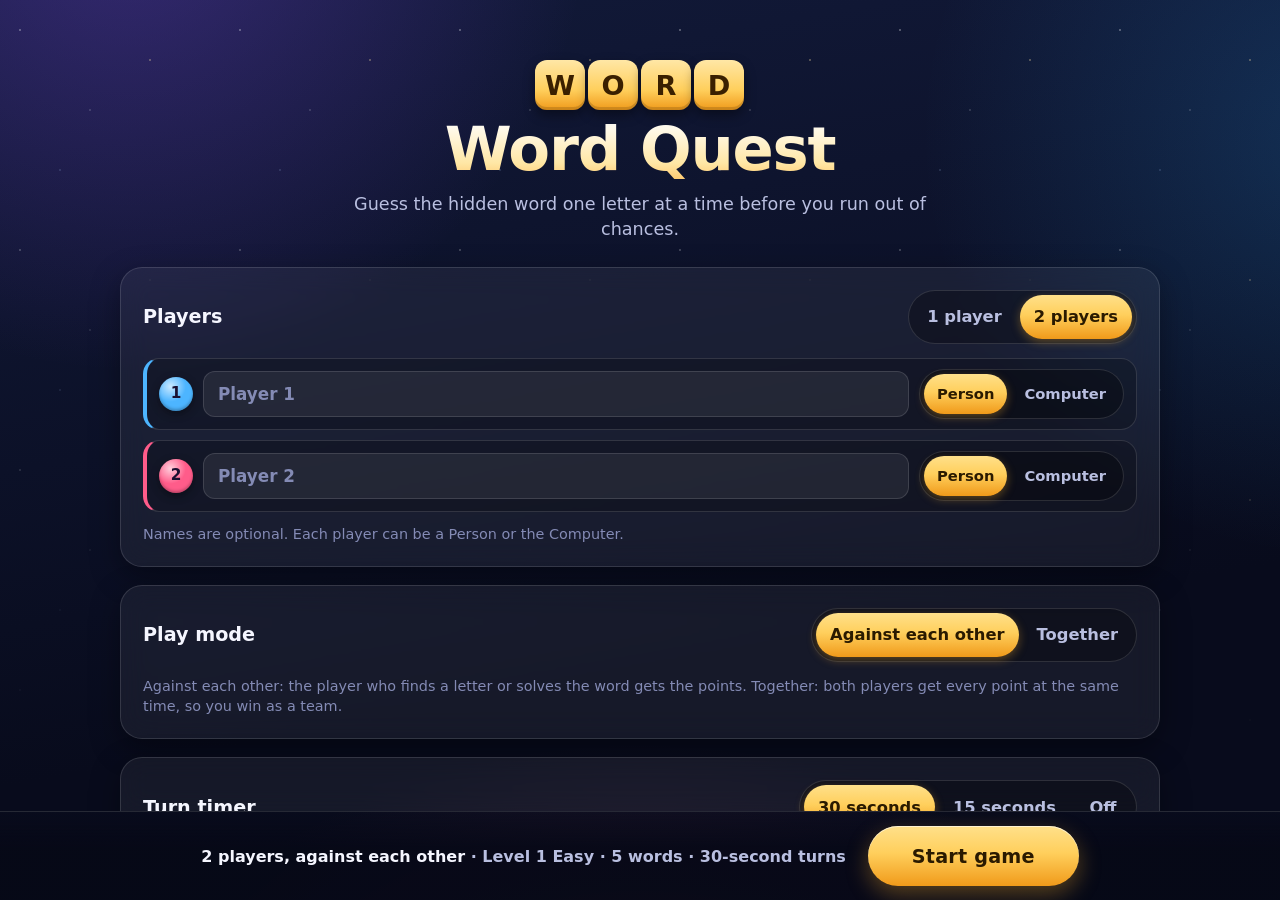
<file: index.html>
<!DOCTYPE html>
<html lang="en">
<head>
  <meta charset="utf-8">
  <meta name="viewport" content="width=device-width, initial-scale=1, maximum-scale=1, user-scalable=no, viewport-fit=cover">
  <meta name="theme-color" content="#0c1024">
  <title>Word Quest</title>
  <link rel="manifest" href="manifest.json">
  <link rel="icon" type="image/png" href="icon-192.png">
  <link rel="apple-touch-icon" href="icon-192.png">
  <meta name="mobile-web-app-capable" content="yes">
  <meta name="apple-mobile-web-app-title" content="Word Quest">
  <!-- When styles.css, words.js, scene.js or game.js changes, change the ?v= tag on all four so browsers fetch the new copies. -->
  <link rel="stylesheet" href="styles.css?v=2026-11-20v">
</head>
<body>
  <div class="backdrop" aria-hidden="true"></div>

  <!-- ============ SETTINGS SCREEN ============ -->
  <main id="setup" class="screen active">
    <div class="setup-scroll">
      <header class="hero">
        <div class="logo" aria-hidden="true">
          <span class="tile-mini t1">W</span>
          <span class="tile-mini t2">O</span>
          <span class="tile-mini t3">R</span>
          <span class="tile-mini t4">D</span>
        </div>
        <h1>Word Quest</h1>
        <p>Guess the hidden word one letter at a time before you run out of chances.</p>
      </header>

      <section class="panel" aria-labelledby="h-players">
        <div class="panel-head">
          <h2 id="h-players">Players</h2>
          <div class="segmented" id="count" role="radiogroup" aria-label="Number of players"></div>
        </div>
        <div class="seats" id="seats"></div>
        <p class="hint">Names are optional. Each player can be a Person or the Computer.</p>
      </section>

      <section class="panel" id="mode-panel" aria-labelledby="h-mode">
        <div class="panel-head">
          <h2 id="h-mode">Play mode</h2>
          <div class="segmented" id="mode-opt" role="radiogroup" aria-label="Play mode"></div>
        </div>
        <p class="hint">Against each other: the player who finds a letter or solves the word gets the points. Together: both players get every point at the same time, so you win as a team.</p>
      </section>

      <section class="panel" aria-labelledby="h-timer">
        <div class="panel-head">
          <h2 id="h-timer">Turn timer</h2>
          <div class="segmented" id="timer-opt" role="radiogroup" aria-label="Turn timer"></div>
        </div>
        <p class="hint">Each turn has 30 or 15 seconds. If time runs out before a letter is picked or Solve is pressed, that counts as a miss and the turn passes. A correct letter gives the same player another turn, with the clock reset.</p>
      </section>

      <section class="panel" aria-labelledby="h-level">
        <div class="panel-head">
          <h2 id="h-level">Level</h2>
        </div>
        <div class="levels" id="levels" role="radiogroup" aria-label="Level"></div>
        <p class="hint">Each game has 5 words. Every word is new, and the player with the most points wins.</p>
      </section>
    </div>

    <footer class="setup-footer">
      <div class="summary" id="summary"></div>
      <button class="btn primary big" id="start-btn" type="button">Start game</button>
    </footer>
  </main>

  <!-- ============ PLAY SCREEN ============ -->
  <main id="game" class="screen">
    <header class="topbar">
      <div class="brand"><span class="brand-mark" aria-hidden="true">W</span><span class="brand-name">Word Quest</span></div>
      <div class="round-info" id="round-info"></div>
      <div class="controls">
        <button class="icon-btn" id="sound-btn" type="button" aria-label="Sound on" title="Sound">
          <svg viewBox="0 0 24 24" aria-hidden="true"><path class="spk" d="M4 9v6h4l5 4V5L8 9H4z"/><path class="wave" d="M16 8.5a5 5 0 0 1 0 7M18.5 6a8.5 8.5 0 0 1 0 12"/><path class="mute" d="M17 9l5 6M22 9l-5 6"/></svg>
        </button>
        <button class="icon-btn" id="fs-btn" type="button" aria-label="Full screen" title="Full screen">
          <svg viewBox="0 0 24 24" aria-hidden="true"><path d="M4 9V4h5M15 4h5v5M20 15v5h-5M9 20H4v-5"/></svg>
        </button>
        <button class="btn ghost" id="restart-btn" type="button" title="Restart">
          <svg viewBox="0 0 24 24" aria-hidden="true"><path d="M4 12a8 8 0 1 0 2.6-5.9M4 4v5h5"/></svg><span>Restart</span>
        </button>
        <button class="btn ghost" id="menu-btn" type="button" title="Settings">
          <svg viewBox="0 0 24 24" aria-hidden="true"><path d="M4 7h10M18 7h2M4 17h2M10 17h10"/><circle cx="16" cy="7" r="2"/><circle cx="8" cy="17" r="2"/></svg><span>Settings</span>
        </button>
      </div>
    </header>

    <section class="players" id="players" aria-label="Players"></section>

    <div class="status">
      <div class="status-main" id="status-main" role="status" aria-live="polite"></div>
    </div>

    <section class="table">
      <div class="stage">
        <!-- The path scene: the hero, 8 stepping stones and the creature, filled in by game.js -->
        <div class="scene" id="scene" role="img"></div>
      </div>
      <!-- The turn clock: in the top-right corner, or beside the category and Solve button on a phone held upright -->
      <div class="clock" id="clock" hidden>
        <svg viewBox="0 0 100 100" class="clock-svg" aria-hidden="true">
          <circle class="ring-bg" cx="50" cy="50" r="44"/>
          <circle class="ring-fg" id="ring" cx="50" cy="50" r="44"/>
        </svg>
        <div class="clock-num"><b id="clock-num">30</b><span>sec</span></div>
      </div>

      <!-- Below the scene: the word, then the category, then the Solve button -->
      <section class="word-band">
        <div class="word" id="word" aria-label="The hidden word"></div>
      </section>
      <div class="side">
        <div class="hint-wrap" id="hint"></div>
        <div class="solve-slot" id="solve"></div>
        <div class="toast-slot"><div class="toast" id="toast" aria-live="polite"></div></div>
      </div>
    </section>

    <section class="keyboard" id="keys" aria-label="Letters"></section>
  </main>

  <div class="modal-layer" id="modal-layer" hidden>
    <div class="modal" id="modal" role="dialog" aria-modal="true"></div>
  </div>
  <canvas id="confetti" aria-hidden="true"></canvas>

  <script src="words.js?v=2026-11-20v"></script>
  <script src="scene.js?v=2026-11-20v"></script>
  <script src="game.js?v=2026-11-20v"></script>
</body>
</html>
</file>
<file: styles.css>
/* ================= Word Quest ================= */
:root {
  --bg-0: #080b1c;
  --bg-1: #121a3a;
  --ink: #f5f6ff;
  --ink-dim: #b9bfe0;
  --ink-faint: #848bb5;
  --glass: rgba(255, 255, 255, .06);
  --glass-2: rgba(255, 255, 255, .1);
  --line: rgba(255, 255, 255, .13);
  --gold: #ffcf5c;
  --gold-deep: #f09a1a;
  --good: #5fe3a1;
  --bad: #ff5c6c;
  --wood: #c08a4b;
  --shadow: 0 10px 30px rgba(0, 0, 0, .35);
  --font: ui-rounded, "SF Pro Rounded", "Avenir Next", "Nunito", "Segoe UI", system-ui, -apple-system, sans-serif;
  --ease: cubic-bezier(.34, 1.4, .5, 1);
}

*, *::before, *::after { box-sizing: border-box; }

html, body {
  height: 100%;
  margin: 0;
  overflow: hidden;
  background: var(--bg-0);
  color: var(--ink);
  font-family: var(--font);
  -webkit-font-smoothing: antialiased;
  -webkit-tap-highlight-color: transparent;
  -webkit-user-select: none;
  user-select: none;
  touch-action: manipulation;
  overscroll-behavior: none;
}

button, input { font: inherit; color: inherit; }
button { cursor: pointer; touch-action: manipulation; }
h1, h2, h3, p { margin: 0; }
[hidden] { display: none !important; }

.backdrop {
  position: fixed; inset: 0; z-index: 0;
  background:
    radial-gradient(60vmax 60vmax at 10% -10%, rgba(120, 70, 220, .35), transparent 60%),
    radial-gradient(55vmax 55vmax at 105% 15%, rgba(40, 150, 230, .22), transparent 60%),
    radial-gradient(70vmax 50vmax at 50% 125%, rgba(255, 110, 150, .16), transparent 60%),
    linear-gradient(170deg, var(--bg-1), var(--bg-0) 70%);
}
.backdrop::before {
  content: ""; position: absolute; inset: 0; opacity: .7;
  background-image:
    radial-gradient(1.2px 1.2px at 20px 30px, #fff, transparent),
    radial-gradient(1px 1px at 90px 110px, rgba(255, 255, 255, .8), transparent),
    radial-gradient(1.4px 1.4px at 150px 60px, rgba(255, 230, 170, .9), transparent),
    radial-gradient(1px 1px at 60px 170px, rgba(180, 210, 255, .9), transparent);
  background-size: 220px 220px;
  -webkit-mask-image: linear-gradient(180deg, #000, transparent 85%);
  mask-image: linear-gradient(180deg, #000, transparent 85%);
}

.screen {
  position: fixed; inset: 0; z-index: 1;
  display: none; flex-direction: column;
  padding: env(safe-area-inset-top) env(safe-area-inset-right) env(safe-area-inset-bottom) env(safe-area-inset-left);
}
.screen.active { display: flex; animation: screen-in .35s ease both; }
@keyframes screen-in { from { opacity: 0; transform: scale(.985); } to { opacity: 1; transform: none; } }

/* ================= Buttons ================= */
.btn {
  display: inline-flex; align-items: center; justify-content: center; gap: 8px;
  border: 1px solid var(--line);
  background: var(--glass-2);
  border-radius: 999px;
  padding: 0 20px;
  min-height: 46px;
  font-weight: 700;
  letter-spacing: .01em;
  white-space: nowrap;
  transition: transform .15s ease, background .15s ease, box-shadow .15s ease;
}
.btn svg { width: 20px; height: 20px; fill: none; stroke: currentColor; stroke-width: 2; stroke-linecap: round; stroke-linejoin: round; flex: none; }
.btn:active { transform: scale(.96); }
.btn.ghost:hover { background: rgba(255, 255, 255, .17); }
.btn.primary {
  border: 0;
  color: #2a1a00;
  background: linear-gradient(180deg, #ffe08a, var(--gold) 45%, var(--gold-deep));
  box-shadow: 0 8px 22px rgba(240, 170, 40, .35), inset 0 1px 0 rgba(255, 255, 255, .6);
}
.btn.primary:hover { box-shadow: 0 10px 28px rgba(240, 170, 40, .5), inset 0 1px 0 rgba(255, 255, 255, .6); }
.btn.danger { border: 0; color: #fff; background: linear-gradient(180deg, #ff7d8e, #e0405c); }
.btn.big { min-height: 60px; padding: 0 44px; font-size: 1.2rem; }
.btn:focus-visible, .icon-btn:focus-visible, .tile:focus-visible, .seg:focus-visible, .key:focus-visible {
  outline: 3px solid var(--gold); outline-offset: 3px;
}

.icon-btn {
  width: 46px; height: 46px; flex: none;
  display: grid; place-items: center;
  border-radius: 50%;
  border: 1px solid var(--line);
  background: var(--glass-2);
  transition: transform .15s ease, background .15s ease;
}
.icon-btn:hover { background: rgba(255, 255, 255, .17); }
.icon-btn:active { transform: scale(.92); }
.icon-btn svg { width: 22px; height: 22px; fill: none; stroke: currentColor; stroke-width: 2; stroke-linecap: round; stroke-linejoin: round; }
.icon-btn .spk { fill: currentColor; stroke: none; }
.icon-btn .mute { display: none; }
.icon-btn.off .wave { display: none; }
.icon-btn.off .mute { display: block; }
.icon-btn.off { color: var(--ink-faint); }

/* Numbered player disc (used on cards, seats and in scores) */
.pdisc {
  --d: 34px;
  width: var(--d); height: var(--d); flex: none;
  display: inline-grid; place-items: center;
  border-radius: 50%;
  font-weight: 900; font-size: calc(var(--d) * .45); line-height: 1;
  color: #1a1030;
  background:
    radial-gradient(circle at 34% 28%, rgba(255, 255, 255, .7), transparent 46%),
    var(--pc);
  box-shadow: 0 3px 8px rgba(0, 0, 0, .4), inset 0 -2px 3px rgba(0, 0, 0, .25);
}
.pdisc.sm { --d: 28px; }

/* ================= Settings ================= */
.setup-scroll {
  flex: 1; min-height: 0; overflow-y: auto; -webkit-overflow-scrolling: touch;
  padding: clamp(18px, 4vh, 40px) clamp(14px, 4vw, 40px) 24px;
  display: flex; flex-direction: column; align-items: center; gap: 18px;
}
.setup-scroll > * { width: 100%; max-width: 1040px; }

.hero { text-align: center; padding-bottom: 6px; }
.hero h1 {
  font-size: clamp(2.3rem, 6vw, 3.8rem); font-weight: 800; letter-spacing: -.02em; line-height: 1.05;
  background: linear-gradient(180deg, #fff, #ffe7a6 70%, #ffc76a);
  -webkit-background-clip: text; background-clip: text; color: transparent;
}
.hero p { margin: 10px auto 0; max-width: 36em; color: var(--ink-dim); font-size: clamp(.98rem, 2vw, 1.1rem); line-height: 1.45; }

.logo { position: relative; width: 210px; height: 74px; margin: 0 auto 8px; }
.tile-mini {
  position: absolute; bottom: 0;
  width: 50px; height: 50px; display: grid; place-items: center;
  border-radius: 12px;
  font-weight: 900; font-size: 1.7rem; color: #3a2000;
  background: linear-gradient(180deg, #ffe7a6, #ffcf5c 60%, #f09a1a);
  box-shadow: 0 5px 12px rgba(0, 0, 0, .4), inset 0 -3px 0 rgba(0, 0, 0, .15);
}
.tile-mini.t1 { left: 0; }
.tile-mini.t2 { left: 53px; }
.tile-mini.t3 { left: 106px; }
.tile-mini.t4 { left: 159px; animation: letter-drop 2.6s cubic-bezier(.5, 0, .9, .5) infinite; }
@keyframes letter-drop {
  0% { transform: translateY(-34px); opacity: 0; }
  12% { opacity: 1; }
  30% { transform: translateY(0); }
  36% { transform: translateY(-7px); }
  42%, 100% { transform: translateY(0); opacity: 1; }
}

.panel {
  background: var(--glass);
  border: 1px solid var(--line);
  border-radius: 22px;
  padding: clamp(14px, 2.4vw, 22px);
  box-shadow: var(--shadow);
  -webkit-backdrop-filter: blur(14px); backdrop-filter: blur(14px);
}
.panel-head { display: flex; align-items: center; justify-content: space-between; gap: 12px; flex-wrap: wrap; margin-bottom: 14px; }
.panel h2 { font-size: 1.2rem; font-weight: 800; }
.hint { color: var(--ink-faint); font-size: .9rem; margin-top: 12px; line-height: 1.4; }

.segmented { display: inline-flex; padding: 4px; gap: 4px; border-radius: 999px; background: rgba(0, 0, 0, .28); border: 1px solid var(--line); }
.seg {
  min-width: 58px; min-height: 44px; padding: 0 14px; border: 0; border-radius: 999px; background: transparent;
  font-weight: 800; font-size: 1.02rem; color: var(--ink-dim);
  transition: background .2s ease, color .2s ease;
}
.seg:hover { color: var(--ink); }
.seg.on { background: linear-gradient(180deg, #ffe08a, var(--gold) 45%, var(--gold-deep)); color: #2a1a00; box-shadow: 0 3px 10px rgba(240, 170, 40, .35); }
.segmented.small .seg { min-width: 0; min-height: 40px; font-size: .92rem; padding: 0 13px; }

.seats { display: grid; gap: 10px; }
.seat {
  display: flex; align-items: center; gap: 10px; flex-wrap: wrap;
  padding: 10px 12px; border-radius: 16px;
  background: rgba(0, 0, 0, .22);
  border: 1px solid var(--line);
  border-left: 4px solid var(--pc);
}
.seat input {
  flex: 1 1 150px; min-width: 0; min-height: 46px;
  padding: 0 14px; border-radius: 12px;
  border: 1px solid var(--line); background: rgba(255, 255, 255, .07);
  font-weight: 700; font-size: 1.05rem;
  -webkit-user-select: text; user-select: text;
}
.seat input::placeholder { color: var(--ink-faint); font-weight: 600; }
.seat .seat-opts { display: flex; gap: 8px; flex-wrap: wrap; }
.seat .diff[hidden] { display: none; }

.levels { display: grid; grid-template-columns: repeat(5, minmax(0, 1fr)); gap: 12px; }
.tile {
  position: relative; text-align: left;
  display: flex; flex-direction: column; gap: 6px;
  padding: 14px; border-radius: 18px; min-height: 176px;
  border: 2px solid var(--line); background: rgba(0, 0, 0, .22);
  transition: transform .15s ease, border-color .2s ease, background .2s ease;
}
.tile:hover { background: rgba(255, 255, 255, .08); }
.tile:active { transform: scale(.98); }
.tile.on { border-color: var(--gold); background: rgba(255, 207, 92, .1); box-shadow: 0 0 0 4px rgba(255, 207, 92, .12); }
.tile.on::after {
  content: "✓"; position: absolute; top: 10px; right: 10px;
  width: 26px; height: 26px; border-radius: 50%;
  display: grid; place-items: center; font-weight: 900; font-size: .9rem;
  background: var(--gold); color: #2a1a00;
}
.tile-num { color: var(--ink-faint); font-size: .8rem; font-weight: 800; letter-spacing: .06em; text-transform: uppercase; }
.tile-name { font-size: 1.1rem; font-weight: 800; }
.tile-sample { font-weight: 900; font-size: 1.05rem; color: var(--gold); letter-spacing: .04em; white-space: nowrap; overflow: hidden; text-overflow: ellipsis; }
.tile-desc { color: var(--ink-dim); font-size: .86rem; line-height: 1.35; }
.tile-size { color: var(--ink-faint); font-size: .8rem; margin-top: auto; line-height: 1.3; }

.setup-footer {
  flex: none; display: flex; align-items: center; justify-content: center; gap: 22px; flex-wrap: wrap;
  padding: 14px clamp(14px, 4vw, 40px) calc(14px + env(safe-area-inset-bottom));
  background: linear-gradient(180deg, transparent, rgba(6, 8, 22, .85) 40%);
  border-top: 1px solid var(--line);
}
.summary { color: var(--ink-dim); font-weight: 600; text-align: center; }
.summary b { color: var(--ink); }

/* ================= Play screen ================= */
.topbar {
  flex: none; display: flex; align-items: center; gap: 14px;
  padding: 10px clamp(10px, 2vw, 22px) 6px;
}
.brand { display: flex; align-items: center; gap: 8px; font-weight: 800; font-size: 1.2rem; white-space: nowrap; }
.brand-mark {
  width: 34px; height: 34px; border-radius: 10px; display: grid; place-items: center; font-size: 1.05rem; font-weight: 900;
  color: #2a1a00; background: linear-gradient(180deg, #ffe08a, var(--gold) 45%, var(--gold-deep));
  box-shadow: 0 3px 10px rgba(240, 170, 40, .4);
}
.round-info { flex: 1; min-width: 0; text-align: center; color: var(--ink-dim); font-weight: 700; white-space: nowrap; overflow: hidden; text-overflow: ellipsis; }
.round-info b { color: var(--ink); }
.controls { display: flex; align-items: center; gap: 8px; }

.players {
  flex: none; display: grid; gap: clamp(6px, 1vw, 12px);
  grid-template-columns: repeat(var(--n, 2), minmax(0, 1fr));
  padding: 6px clamp(10px, 2vw, 22px);
  width: 100%; max-width: 1200px; margin: 0 auto;
}
.pcard {
  position: relative; display: flex; align-items: center; gap: 10px; min-width: 0;
  padding: 10px 14px; border-radius: 18px;
  background: var(--glass); border: 2px solid var(--line);
  transition: transform .25s var(--ease), border-color .25s ease, background .25s ease, box-shadow .25s ease, opacity .25s ease;
}
.pcard-text { flex: 1; min-width: 0; }
.pcard-name { font-weight: 800; font-size: 1.05rem; white-space: nowrap; overflow: hidden; text-overflow: ellipsis; }
.pcard-tag { color: var(--ink-faint); font-size: .8rem; font-weight: 700; white-space: nowrap; overflow: hidden; text-overflow: ellipsis; min-height: 1.1em; }
.pips { display: flex; flex-wrap: wrap; gap: 1px; margin-top: 2px; line-height: 1; }
.pip { font-style: normal; font-size: .95rem; color: rgba(255, 255, 255, .16); }
.pip.on { color: #ff5c6c; text-shadow: 0 0 6px rgba(255, 92, 108, .45); }
.pcard-score { text-align: center; line-height: 1; flex: none; }
.pcard-score b { display: block; font-size: 1.8rem; font-weight: 900; font-variant-numeric: tabular-nums; }
.pcard-score span { font-size: .66rem; font-weight: 800; letter-spacing: .08em; text-transform: uppercase; color: var(--ink-faint); }
.pcard.active {
  border-color: var(--pc);
  background: linear-gradient(180deg, color-mix(in srgb, var(--pc) 22%, transparent), color-mix(in srgb, var(--pc) 8%, transparent));
  box-shadow: 0 0 0 4px color-mix(in srgb, var(--pc) 22%, transparent), 0 10px 26px rgba(0, 0, 0, .35);
  transform: translateY(-2px);
}
.pcard.active .pcard-tag { color: var(--pc); }
.pcard.active .pdisc { animation: bob 1.1s ease-in-out infinite; }
.pcard.active { animation: card-pulse 1.2s ease-in-out infinite; }
@keyframes card-pulse {
  0%, 100% { border-color: var(--pc); box-shadow: 0 0 0 4px color-mix(in srgb, var(--pc) 22%, transparent), 0 10px 26px rgba(0, 0, 0, .35); }
  50% { border-color: #ffffff; box-shadow: 0 0 0 10px color-mix(in srgb, var(--pc) 45%, transparent), 0 10px 26px rgba(0, 0, 0, .35); }
}
.pcard.out { opacity: .5; }
.pcard.out .pcard-name { text-decoration: line-through; }
@keyframes bob { 50% { transform: translateY(-4px); } }

.status {
  flex: none; display: flex; align-items: center; justify-content: center;
  min-height: 52px; padding: 4px clamp(10px, 2vw, 22px);
  position: relative; z-index: 2;
  width: 100%; max-width: 1200px; margin: 0 auto;
}
.status-main { display: flex; align-items: center; gap: 10px; font-weight: 800; font-size: clamp(1.05rem, 2.2vw, 1.4rem); min-width: 0; }
/* Overflow is visible and the line is roomy, so tall and descending letters are not clipped */
.status-main .txt { min-width: 0; line-height: 1.5; padding: 2px 0; white-space: nowrap; }
.status-main .sub { color: var(--ink-dim); font-weight: 600; font-size: .8em; }
.dots::after { content: ""; animation: dots 1.2s steps(4, end) infinite; }
@keyframes dots { 0% { content: ""; } 25% { content: "."; } 50% { content: ".."; } 75% { content: "..."; } }

/* Table: the path scene across the full width, then the word, the category and the Solve button */
.table {
  container-type: size;
  flex: 1; min-height: 0; min-width: 0;
  display: flex; flex-direction: column; align-items: center; justify-content: center;
  gap: clamp(4px, 1.2vh, 12px);
  padding: 4px clamp(10px, 2vw, 22px);
  width: 100%; max-width: 1200px; margin: 0 auto;
  position: relative;
}
.solve-slot { width: 100%; display: flex; justify-content: center; }
.stage { position: relative; width: 100%; min-width: 0; flex: 0 1 auto; }
.scene { width: 100%; display: flex; justify-content: center; }
.table > .clock { position: absolute; top: 4px; right: clamp(10px, 2vw, 22px); width: clamp(56px, 7vw, 92px); z-index: 2; }
.clock {
  position: relative; flex: 0 0 auto; aspect-ratio: 1;
  width: clamp(72px, 9vw, 112px);
  display: grid; place-items: center;
}
.clock.hot { animation: clock-pulse .5s ease-in-out infinite alternate; }
@keyframes clock-pulse { to { transform: scale(1.06); } }
.clock-svg { width: 100%; height: 100%; transform: rotate(-90deg); overflow: visible; }
.clock .ring-bg { fill: rgba(0, 0, 0, .3); stroke: var(--line); stroke-width: 7; }
.clock .ring-fg {
  fill: none; stroke: var(--good); stroke-width: 7; stroke-linecap: round;
  stroke-dasharray: 276.46; stroke-dashoffset: 0;
  transition: stroke-dashoffset .25s linear, stroke .3s ease;
}
.clock.warn .ring-fg { stroke: var(--gold); }
.clock.hot .ring-fg { stroke: var(--bad); }
.clock.idle .ring-fg { stroke: var(--ink-faint); opacity: .5; }
.clock-num { position: absolute; inset: 0; display: flex; flex-direction: column; align-items: center; justify-content: center; line-height: 1; }
.clock-num b { font-size: clamp(1.4rem, 3vw, 2.2rem); font-weight: 900; font-variant-numeric: tabular-nums; }
.clock.warn .clock-num b { color: var(--gold); }
.clock.hot .clock-num b { color: var(--bad); }
.clock.idle .clock-num b { color: var(--ink-faint); }
.clock-num span { margin-top: 2px; font-size: .66rem; font-weight: 800; letter-spacing: .08em; text-transform: uppercase; color: var(--ink-faint); }
.scene-svg { display: block; width: 100%; height: auto; max-height: max(60px, calc(100cqh - 215px)); overflow: visible; }
.scene .ground { fill: #1f3d2d; }
.scene .tuft { stroke: #3f7a52; stroke-width: 2.4; stroke-linecap: round; fill: none; }
/* The stepping stones: green, then yellow, then the last one red */
.scene .stone { stroke: rgba(0, 0, 0, .35); stroke-width: 2; transition: opacity .5s ease; }
.scene .st-g { fill: #5fd38a; }
.scene .st-y { fill: #ffd23f; }
.scene .st-r { fill: #ff5c6c; }
.scene .stone.passed { opacity: .16; }
.scene .stone.next { stroke: #ffffff; stroke-width: 3; }
/* The creature walks one stone per miss; its legs only wiggle while it moves */
.scene .foe { transition: transform .9s ease-in-out; }
.scene-svg.snap .foe { transition: none; }
.scene .sp-legs { animation: sp-wiggle .3s ease-in-out infinite alternate; animation-play-state: paused; transform-box: fill-box; }
.scene .sp-legs.l { transform-origin: 100% 40%; }
.scene .sp-legs.r { transform-origin: 0% 40%; animation-direction: alternate-reverse; }
.scene .foe.walking .sp-legs, .scene .won .sp-legs, .scene .lost .sp-legs { animation-play-state: running; }
.scene .foe.walking .foe-act { animation: foe-bob .3s ease-in-out infinite alternate; }
@keyframes sp-wiggle { from { transform: rotate(-9deg); } to { transform: rotate(9deg); } }
/* Creatures with two or four legs (orc, goblins, warg) swing them while they walk, and kick them when flipped over */
.scene .foe .leg-a, .scene .foe .leg-b { transform-box: fill-box; transform-origin: 50% 0; animation: leg-swing .3s ease-in-out infinite alternate; animation-play-state: paused; }
.scene .foe .leg-b { animation-direction: alternate-reverse; }
.scene .foe.walking .leg-a, .scene .foe.walking .leg-b, .scene .won .foe .leg-a, .scene .won .foe .leg-b, .scene .lost .foe .leg-a, .scene .lost .foe .leg-b { animation-play-state: running; }
@keyframes leg-swing { from { transform: rotate(-16deg); } to { transform: rotate(16deg); } }
@keyframes foe-bob { to { transform: translateY(-4px); } }
.scene .hero-act, .scene .foe-act { transform-box: fill-box; transform-origin: 50% 100%; }
/* Caught (slowed down so it is easy to follow): the creature leaps, bonks the hero on the head and hops down beside him; stars circle his head */
.scene .stars { opacity: 0; }
.scene .stars text { font-size: 22px; }
.scene .stars-spin { transform-box: fill-box; transform-origin: center; animation: stars-spin 1.4s linear infinite; }
.scene .lost .foe-act { animation: foe-pounce 2.2s ease-in-out forwards; }
.scene .lost .hero-act { animation: hero-bonk .7s 1.2s ease-out forwards; }
.scene .lost .stars { animation: show .4s 1.6s forwards; }
@keyframes foe-pounce {
  0% { transform: none; }
  35% { transform: translate(-120px, calc(var(--bonk) - 40px)); }
  55% { transform: translate(-166px, var(--bonk)); }   /* --bonk: the top of the hero's squashed head */
  75% { transform: translate(-120px, -70px); }
  100% { transform: translate(-64px, 0); }
}
@keyframes hero-bonk { 0% { transform: none; } 50% { transform: scale(1.15, .5); } 100% { transform: scale(1, .66); } }
@keyframes stars-spin { to { transform: rotate(360deg); } }
@keyframes show { to { opacity: 1; } }
/* Solved: the hero attacks with his own weapon (Legolas an arrow, Gimli a thrown axe, Gandalf a bolt of
   light from his staff, a hobbit runs in with his sword). The creature is knocked back as it is hit,
   slides back to where it started, flips onto its back and wiggles its legs; the hero hops for joy. */
.scene .shot { opacity: 0; }
.scene .arrow-shaft { stroke: #8a6a3a; stroke-width: 3; }
.scene .arrow-head { fill: #d9dde4; }
.scene .arrow-fletch { stroke: #f4f1e6; stroke-width: 2; }
/* Every hero waits 1 s before attacking, so the players can see the moment */
.scene .won .shot { animation: shot-fly 1.6s 1s linear forwards; }   /* a slow, steady flight so it is easy to follow */
@keyframes shot-fly { 0% { opacity: 1; transform: none; } 95% { opacity: 1; } 100% { opacity: 0; transform: translate(var(--fx), var(--fy)); } }
.scene .spin { transform-box: fill-box; transform-origin: center; }
.scene .won .spin { animation: stars-spin .4s linear infinite; }          /* the thrown axe spins */
.scene .won.w-axe .held { animation: held-away 1.7s 1s forwards; }          /* Gimli's axe leaves his hand, then he has it back */
@keyframes held-away { 0%, 94% { opacity: 0; } 100% { opacity: 1; } }
.scene .staff-glow { transform-box: fill-box; transform-origin: center; }
.scene .won.w-staff .staff-glow { animation: staff-flash .6s 1s ease-out 2 alternate; }
@keyframes staff-flash { to { transform: scale(3); } }
/* The sword fighter runs to the creature at a steady jog (2.7 s), strikes, and stays there hopping for joy */
.scene .won.w-sword .hero-act { animation: hero-charge 3.1s 1s ease-in-out forwards, hero-hop-there .35s 4.6s ease-in-out 4 alternate; }
.scene .won.w-sword .hero-act .leg-a, .scene .won.w-sword .hero-act .leg-b { transform-box: fill-box; transform-origin: 50% 0; animation: leg-swing .34s 1s ease-in-out 8 alternate; }
.scene .won.w-sword .hero-act .leg-b { animation-direction: alternate-reverse; }
@keyframes hero-charge {
  0% { transform: none; }
  87% { transform: translateX(var(--reach)); }
  93% { transform: translateX(var(--reach)) rotate(12deg); }
  100% { transform: translateX(var(--reach)); }
}
@keyframes hero-hop-there { from { transform: translateX(var(--reach)); } to { transform: translateX(var(--reach)) translateY(-14px); } }
/* With the slower run (and the 1 s wait) the strike lands at about 3.9 s, so the creature is knocked back then */
.scene .won.w-sword .foe-act { animation-delay: 3.9s; animation-duration: 2s; }   /* ends at 5.9 s, just before the result box at 6 s */
.scene .won.w-sword .hit-in { animation-delay: 3.85s; }
/* A flash where the weapon hits */
.scene .hit-in { opacity: 0; transform-box: fill-box; transform-origin: center; }
.scene .hit-ring { fill: none; stroke: #fff6c8; stroke-width: 4; }
.scene .hit-burst { stroke: #ffffff; stroke-width: 3; stroke-linecap: round; }
.scene .won .hit-in { animation: hit-flash .6s 2.5s ease-out forwards; }
@keyframes hit-flash { 0% { opacity: 0; transform: scale(.3); } 30% { opacity: 1; transform: scale(1.1); } 100% { opacity: 0; transform: scale(1.5); } }
.scene .won .foe-act { transform-origin: 50% 50%; animation: foe-flee 2.4s 2.55s ease-in-out forwards; }   /* starts as the weapon hits */
.scene .won .hero-act { animation: hero-hop .35s 4s ease-in-out 4 alternate; }
@keyframes foe-flee {
  0% { transform: none; }
  12% { transform: translateY(-36px); }
  22% { transform: translateY(0); }
  70% { transform: translateX(var(--back)); }
  85%, 100% { transform: translateX(var(--back)) scaleY(-1); }
}
@keyframes hero-hop { to { transform: translateY(-14px); } }
/* While a word is being played (not yet won or lost), everyone moves:
   the hero shifts from foot to foot and shows off a weapon, the creature crouches, glares with glowing eyes and lunges.
   When the creature reaches the yellow and red stones (.close) it all gets faster and fiercer, and the hero flinches at each step. */
.scene .hero-idle, .scene .foe-idle, .scene .imp, .scene .held, .scene .sword, .scene .spear { transform-box: fill-box; transform-origin: 50% 100%; }
.scene .eye-glow { opacity: .3; }
.scene-svg:not(.won):not(.lost) .hero-idle { animation: hero-ready 2.4s ease-in-out infinite; }
.scene-svg.close:not(.won):not(.lost) .hero-idle { animation: hero-nervous .5s ease-in-out infinite; }
@keyframes hero-ready { 0%, 100% { transform: none; } 25% { transform: translateX(-1px) scaleY(1.02); } 75% { transform: translateX(1px) scaleY(1.02); } }
@keyframes hero-nervous { 0%, 100% { transform: translateX(-.6px); } 50% { transform: translateX(.6px) scaleY(.99); } }
/* The hero's weapon: Legolas's arrow and Gimli's axe swing up, a hobbit's sword lifts and glows blue (brighter as the creature nears), Gandalf's staff glows */
.scene .w-arrow .held { transform-origin: 50% 56%; }   /* the arrow turns around his hand */
.scene .w-axe .held { transform-origin: 0% 100%; }
.scene .sword { transform-origin: 0% 100%; }
.scene-svg:not(.won):not(.lost) .held, .scene-svg:not(.won):not(.lost) .sword { animation: brandish 3.6s ease-in-out infinite; }
.scene-svg.close:not(.won):not(.lost) .held, .scene-svg.close:not(.won):not(.lost) .sword { animation-duration: 1.8s; }
@keyframes brandish { 0%, 60%, 100% { transform: none; } 70% { transform: rotate(-24deg); } 80% { transform: rotate(8deg); } 90% { transform: rotate(-6deg); } }
.scene-svg:not(.won):not(.lost) .sting { animation: sting-glow 2s ease-in-out infinite alternate; }
.scene-svg.close:not(.won):not(.lost) .sting { animation-duration: .5s; }
@keyframes sting-glow { from { opacity: .3; } to { opacity: .9; } }
.scene-svg:not(.won):not(.lost) .staff-glow { animation: staff-pulse 1.6s ease-in-out infinite alternate; }
.scene-svg.close:not(.won):not(.lost) .staff-glow { animation-duration: .6s; }
@keyframes staff-pulse { to { transform: scale(1.6); } }
.scene .won.w-arrow .held { animation: held-away 1.7s 1s forwards; }   /* the arrow in his hand is the one he shoots */
/* The creature: crouch, lunge at the hero and back, every few seconds; its eyes glow */
.scene-svg:not(.won):not(.lost) .foe:not(.walking) .foe-idle { animation: foe-menace 3s ease-in-out infinite; }
.scene-svg.close:not(.won):not(.lost) .foe:not(.walking) .foe-idle { animation-duration: 1.6s; }
@keyframes foe-menace {
  0%, 30%, 100% { transform: none; }
  45% { transform: scale(1.04, .9); }                       /* crouch */
  55% { transform: translate(-10px, -6px) scale(.97, 1.06); } /* lunge toward the hero */
  70% { transform: none; }
}
.scene-svg:not(.won):not(.lost) .eye-glow { animation: eye-glow 1.4s ease-in-out infinite alternate; }
.scene-svg.close:not(.won):not(.lost) .eye-glow { animation-duration: .4s; }
@keyframes eye-glow { from { opacity: .15; } to { opacity: 1; } }
/* The orc shakes its spear; the spider taps its legs; the goblins dance, one after the other */
.scene .spear { transform-origin: 0% 100%; }
.scene-svg:not(.won):not(.lost) .spear { animation: spear-shake 1.2s ease-in-out infinite alternate; }
@keyframes spear-shake { from { transform: rotate(-8deg); } to { transform: rotate(6deg); } }
.scene-svg:not(.won):not(.lost) .foe:not(.walking) .sp-legs { animation-duration: 1.1s; animation-play-state: running; }
.scene-svg[data-foe="goblins"]:not(.won):not(.lost) .imp { animation: goblin-dance .7s ease-in-out infinite alternate; }
.scene-svg[data-foe="goblins"]:not(.won):not(.lost) .imp:not(:first-child) { animation-delay: -.35s; }
@keyframes goblin-dance { from { transform: rotate(-7deg); } 50% { transform: translateY(-3px); } to { transform: rotate(7deg); } }
/* The hero flinches back each time the creature steps closer */
.scene .flinch:not(.won):not(.lost) .hero-act { animation: hero-flinch .6s ease-out; }
@keyframes hero-flinch { 0%, 100% { transform: none; } 25% { transform: translateX(-8px) rotate(-6deg); } 60% { transform: translateX(-3px) rotate(-2deg); } }
@media (prefers-reduced-motion: reduce) {
  .scene .foe { transition: none; }
  .scene-svg:not(.won):not(.lost) :is(.hero-idle, .foe-idle, .held, .sword, .sting, .staff-glow, .eye-glow, .spear, .imp, .hero-act) { animation: none; }
  .scene .eye-glow { opacity: .6; }
  .scene .sp-legs, .scene .foe .leg-a, .scene .foe .leg-b, .scene .stars-spin, .scene .spin, .scene .foe.walking .foe-act { animation: none; }
  .scene .won .shot, .scene .won .hit-in, .scene .won .foe-act, .scene .lost .foe-act, .scene .won .hero-act, .scene .lost .hero-act,
  .scene .lost .stars, .scene .won .held, .scene .won .staff-glow, .scene .won .hero-act .leg-a, .scene .won .hero-act .leg-b { animation-duration: .01s; animation-delay: 0s; animation-iteration-count: 1; }
  .scene .won.w-sword .foe-act, .scene .won.w-sword .hit-in, .scene .won.w-sword .hero-act { animation-duration: .01s; animation-delay: 0s; }
}

.side {
  display: flex; flex-direction: column; align-items: center; gap: 14px;
  min-width: 0; width: 100%;   /* not positioned, so the toast is placed over the top of the scene */
}
.hint-wrap { min-height: 0; display: grid; place-items: center; }
.hint-wrap:empty { display: none; }   /* levels 2 to 5: no hint, so no space is kept for one */
.picture { font-size: clamp(3.6rem, 11vh, 6.2rem); line-height: 1; filter: drop-shadow(0 6px 12px rgba(0, 0, 0, .4)); animation: bob 2.4s ease-in-out infinite; }
.chip {
  padding: 10px 18px; border-radius: 999px;
  background: var(--glass-2); border: 1px solid var(--line);
  font-weight: 700; font-size: clamp(1rem, 2vw, 1.2rem); color: var(--ink-dim);
}
.chip b { color: var(--gold); }

/* The word band spans the full width of the screen. Every letter box shrinks as needed,
   so the whole word always stays on one line. */
.word-band { flex: none; width: 100%; padding: clamp(8px, 1.6vh, 14px) clamp(8px, 2vw, 22px) 4px; }
.word {
  --gap: clamp(3px, .6vw, 8px);
  container-type: inline-size;
  display: flex; flex-wrap: nowrap; justify-content: center; gap: var(--gap);
  width: 100%; margin: 0;
}
.wl {
  --w: min(clamp(26px, 6.2vw, 58px), calc((100cqi - (var(--n, 1) - 1) * var(--gap)) / var(--n, 1)));
  width: var(--w); flex: 0 0 auto;
  height: clamp(44px, 9vh, 66px);
  display: grid; place-items: center;
  border-bottom: 5px solid rgba(255, 255, 255, .55);
  font-weight: 900; font-size: min(clamp(1.6rem, 4.6vw, 3rem), calc(var(--w) * .72));
  color: var(--gold);
  text-shadow: 0 3px 8px rgba(0, 0, 0, .4);
}
.wl.found { color: var(--good); }
.wl.pop { animation: pop-in .5s var(--ease); }
.wl.missed { color: var(--bad); opacity: .85; }
@keyframes pop-in { from { transform: scale(.4) translateY(10px); opacity: 0; } }

/* The toast floats over the top of the scene (the sky), out of the page flow, so showing it never moves anything else. */
.toast-slot { position: absolute; top: 2px; left: 0; right: 0; height: 52px; z-index: 8; pointer-events: none; }
.toast {
  position: absolute; left: 50%; top: 50%; translate: -50% -50%;
  display: flex; align-items: center; gap: 12px;
  max-width: calc(100% - 16px); white-space: nowrap;
  padding: 10px 20px; border-radius: 20px;
  background: rgba(14, 10, 34, .92); border: 2px solid var(--gold);
  box-shadow: 0 10px 30px rgba(0, 0, 0, .5), 0 0 30px rgba(255, 207, 92, .2);
  font-weight: 900; font-size: clamp(1.1rem, 2.6vw, 1.5rem);
  transform: scale(.7); opacity: 0;
  transition: transform .3s var(--ease), opacity .2s ease;
}
.toast.show { transform: scale(1); opacity: 1; }
.toast-ico { font-size: 1.5em; line-height: 1; }
.toast-pic { display: block; width: 1.9em; height: 1.65em; overflow: visible; }   /* a small picture of the creature */
.msg .toast-pic { display: inline-block; vertical-align: middle; width: 2.6em; height: 1.9em; }

/* On-screen keyboard */
.keyboard { flex: none; width: 100%; max-width: 1000px; margin: 0 auto; padding: 6px clamp(8px, 2vw, 18px) calc(12px + env(safe-area-inset-bottom)); }
.kb-alpha { display: grid; grid-template-columns: repeat(9, minmax(0, 1fr)); gap: clamp(6px, 1vw, 10px); }
.kb-row { display: flex; justify-content: center; gap: clamp(3px, .6vw, 7px); margin-bottom: clamp(4px, .8vh, 8px); }
.kb-row:last-child { margin-bottom: 0; }
.key {
  flex: 1 1 0; min-width: 0; height: clamp(38px, 7.2vh, 56px);
  border: 1px solid var(--line); border-radius: 14px;
  background: rgba(255, 255, 255, .1);
  font-weight: 900; font-size: clamp(1rem, 2.6vw, 1.35rem);
  box-shadow: 0 4px 0 rgba(0, 0, 0, .3);
  transition: transform .1s ease, background .15s ease;
}
.key.big { height: clamp(50px, 9vh, 72px); font-size: clamp(1.5rem, 4.4vw, 2.3rem); border-radius: 18px; }
/* Levels 3 to 5: a little bigger letter boxes */
.keyboard.qwerty .key { height: clamp(44px, 8vh, 62px); font-size: clamp(1.15rem, 3.1vw, 1.6rem); }
.kb-row .key { max-width: 62px; }
.key:not(:disabled):hover { background: rgba(255, 255, 255, .2); }
.key:not(:disabled):active { transform: translateY(2px); box-shadow: 0 2px 0 rgba(0, 0, 0, .3); }
.key:disabled { opacity: .4; cursor: default; }
.key.hit { background: linear-gradient(180deg, #8af0bd, var(--good)); color: #063a22; border-color: transparent; opacity: 1; }
.key.miss { background: linear-gradient(180deg, #ff8a95, var(--bad)); color: #3e0a12; border-color: transparent; opacity: .9; text-decoration: line-through; }
.key:disabled { box-shadow: none; }

/* Solve the whole word */
.solve-bar { display: flex; flex-wrap: wrap; justify-content: center; align-items: center; gap: 8px; margin-bottom: 8px; min-height: 40px; }
.solve-bar.solve-empty { visibility: hidden; }
.solve-bar .btn { min-height: 40px; padding: 0 16px; font-size: .95rem; }
.solve-bar .btn.solve-go {
  border: 0; color: #0b3a1e;
  background: linear-gradient(180deg, #d6fbe2, #9ff0b9);
  box-shadow: 0 6px 16px rgba(95, 227, 161, .35), inset 0 1px 0 rgba(255, 255, 255, .7);
}
.solve-bar .btn.solve-go:hover { background: linear-gradient(180deg, #e6fdec, #b2f5c8); }
.solve-bar .btn:disabled { opacity: .4; }
.wl.typed { color: #fff; border-bottom-color: var(--gold); }

/* ================= Modal ================= */
.modal-layer {
  position: fixed; inset: 0; z-index: 20; display: grid; place-items: center; padding: 18px;
  background: rgba(5, 6, 18, .62);
  -webkit-backdrop-filter: blur(5px); backdrop-filter: blur(5px);
  animation: fade .2s ease both;
}
@keyframes fade { from { opacity: 0; } }
.modal {
  width: min(520px, 100%); max-height: 92vh; overflow-y: auto;
  padding: clamp(20px, 4vw, 32px); border-radius: 26px; text-align: center;
  background: linear-gradient(180deg, #26204f, #151333);
  border: 1px solid rgba(255, 255, 255, .18);
  box-shadow: 0 30px 80px rgba(0, 0, 0, .65);
  animation: modal-in .35s var(--ease) both;
}
@keyframes modal-in { from { transform: scale(.85) translateY(20px); opacity: 0; } }
.modal-ico { font-size: 3.4rem; line-height: 1; margin-bottom: 8px; }
.modal-pic { display: block; width: 120px; height: 96px; margin: 0 auto; overflow: visible; }   /* the hero or creature who won the word */
.modal h3 { font-size: clamp(1.5rem, 4.5vw, 2.1rem); font-weight: 900; line-height: 1.15; }
.modal p { color: var(--ink-dim); margin-top: 8px; line-height: 1.45; }
.answer {
  margin: 16px auto 0; display: inline-block; padding: 10px 22px; border-radius: 18px;
  background: rgba(0, 0, 0, .3); border: 1px solid var(--line);
  font-weight: 900; font-size: clamp(1.6rem, 5vw, 2.3rem); letter-spacing: .12em; color: var(--gold);
}
.scores { display: grid; gap: 8px; margin: 18px 0 4px; text-align: left; }
.score-row { display: flex; align-items: center; gap: 10px; padding: 8px 12px; border-radius: 14px; background: rgba(0, 0, 0, .25); border: 1px solid var(--line); }
.score-row .nm { flex: 1; min-width: 0; font-weight: 800; overflow: hidden; text-overflow: ellipsis; white-space: nowrap; }
.score-row .sc { font-weight: 900; font-size: 1.3rem; font-variant-numeric: tabular-nums; }
.score-row.lead { border-color: var(--gold); background: rgba(255, 207, 92, .1); }
.modal-actions { display: flex; gap: 10px; justify-content: center; flex-wrap: wrap; margin-top: 20px; }
.modal-actions .btn { min-height: 52px; padding: 0 24px; }

#confetti { position: fixed; inset: 0; width: 100%; height: 100%; z-index: 30; pointer-events: none; }

/* ================= Responsive ================= */
@media (min-width: 1400px) and (min-height: 820px) {
  html { font-size: 19px; }
  .pcard .pdisc { --d: 46px; }
  .btn, .icon-btn { min-height: 52px; }
  .icon-btn { width: 52px; height: 52px; }
}
@media (max-width: 900px) {
  .levels { grid-template-columns: repeat(3, minmax(0, 1fr)); }
  .levels .tile:last-child:nth-child(3n + 1) { grid-column: 2 / span 1; }
}
@media (max-width: 720px) {
  .brand-name { display: none; }
  .controls .btn { padding: 0; width: 46px; }
  .controls .btn span { display: none; }
  .round-info .long { display: none; }
  .round-info { font-size: .9rem; text-align: left; }
  .topbar { gap: 8px; }
  .pcard { padding: 8px 10px; gap: 8px; border-radius: 14px; }
  .pcard .pdisc { --d: 30px; }
  .pcard-name { font-size: .95rem; }
  .pcard-score b { font-size: 1.4rem; }
  .pcard-score span { display: none; }
  .players[style*="--n: 4"] .pcard-tag { display: none; }
  .players[style*="--n: 4"] { grid-template-columns: repeat(2, minmax(0, 1fr)); }
  .players[style*="--n: 4"] .pcard { padding: 5px 10px; }
  .players[style*="--n: 3"] .pcard-tag { display: none; }
  .levels { grid-template-columns: repeat(2, minmax(0, 1fr)); }
  .levels .tile:last-child:nth-child(odd) { grid-column: span 2; }
  .levels .tile { min-height: 0; }
  .tile-desc { display: none; }
  /* Phones: keep the scene, word and Solve button all on screen above the keyboard */
  .table { gap: 4px; position: relative; }
  .hint-wrap { min-height: 0; }
  .picture { font-size: clamp(2.4rem, 7vh, 3.6rem); }
  .chip { padding: 6px 14px; }
  .side { gap: 4px; }
  .toast-slot { position: absolute; top: 2px; left: 0; right: 0; height: auto; z-index: 8; }
  .status { min-height: 40px; }
}
@media (max-width: 480px) {
  .seat .seat-opts { width: 100%; }
  .btn.big { width: 100%; }
  .kb-row .key { max-width: none; }
  .pcard .pips { display: none; }
}
/* Short windows: shrink the keys so the word and keyboard stay on screen */
@media (max-height: 820px) {
  .toast-slot { height: 44px; }
  .key.big { height: clamp(40px, 7vh, 60px); }
  .keyboard.qwerty .key { height: clamp(38px, 6.5vh, 54px); }
}
@media (max-height: 560px) {
  .topbar { padding-top: 4px; padding-bottom: 2px; }
  .players { padding-top: 2px; padding-bottom: 2px; }
  .pcard { padding: 4px 10px; }
  .pcard-tag, .pcard-score span { display: none; }
  .pcard .pdisc { --d: 26px; }
  .status { min-height: 34px; }
  .icon-btn, .controls .btn { width: 40px; height: 40px; min-height: 40px; }
  .controls .btn { padding: 0; }
  .controls .btn span { display: none; }   /* icons only, so the buttons don't overlap */
  .toast-slot { height: 36px; }
}
/* Phones held upright: the clock sits to the right of the category and Solve button, below the word,
   so it never covers the scene and the word keeps the full width */
@media (max-width: 720px) and (orientation: portrait) {
  .table { display: grid; grid-template-columns: 60px minmax(0, 1fr) 60px; grid-template-areas: "stage stage stage" "word word word" ". side clock"; align-content: center; row-gap: 4px; }
  .stage { grid-area: stage; }
  .word-band { grid-area: word; }
  .side { grid-area: side; }
  .table > .clock { position: relative; top: auto; right: auto; grid-area: clock; width: 56px; align-self: center; justify-self: end; }
}
/* Short landscape screens (phones turned sideways): the word, category and Solve button share one row under the scene */
@media (max-height: 560px) and (orientation: landscape) {
  .table { display: grid; grid-template-columns: minmax(0, 1fr) auto; grid-template-areas: "stage stage" "word side"; align-content: center; column-gap: 12px; row-gap: 4px; }
  .stage { grid-area: stage; }
  .word-band { grid-area: word; padding: 0; }
  .side { grid-area: side; flex-direction: row; width: auto; gap: 8px; }
  .solve-slot { width: auto; }
  .solve-bar { margin-bottom: 0; flex-wrap: nowrap; }
  .chip { padding: 4px 12px; font-size: .9rem; white-space: nowrap; }
  .wl { height: 40px; }
  .scene-svg { max-height: max(40px, calc(100cqh - 56px)); }
  .table > .clock { width: 48px; }
}
@media (max-height: 450px) {
  .key.big { height: 34px; font-size: 1.3rem; border-radius: 12px; }
  .kb-alpha { gap: 5px; }
}
@media (prefers-reduced-motion: reduce) {
  .backdrop::after, .tile-mini.t4, .pcard.active .pdisc, .pcard.active, .picture { animation: none; }
}
</file>
